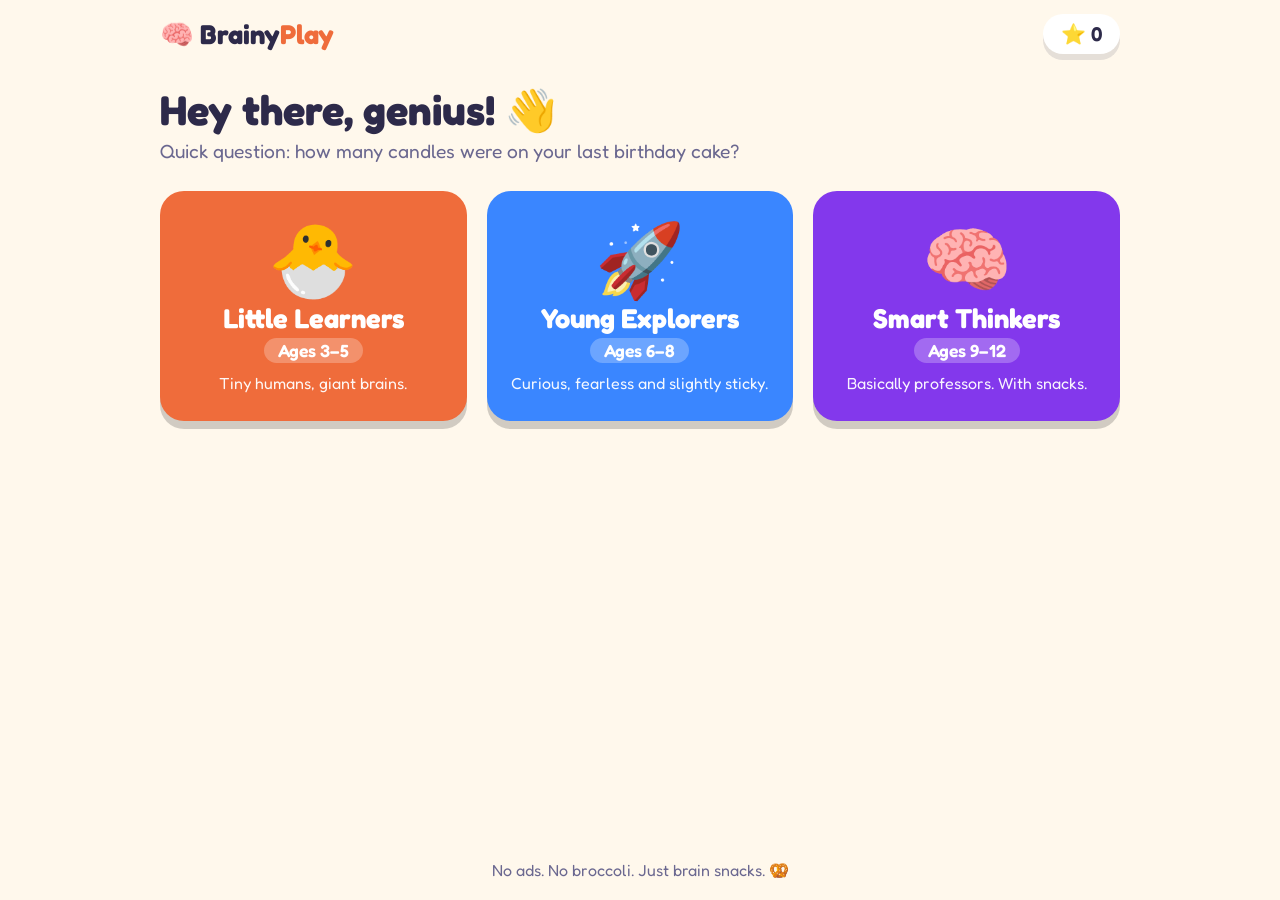
<file: index.html>
<!DOCTYPE html>
<html lang="en">
<head>
  <meta charset="UTF-8">
  <meta name="viewport" content="width=device-width, initial-scale=1.0">
  <title>Brainy Play — learning games for curious kids</title>
  <meta name="description" content="Free, ad-free learning games for kids aged 3 to 12.">
  <link rel="icon" href="data:image/svg+xml,<svg xmlns='http://www.w3.org/2000/svg' viewBox='0 0 100 100'><text y='.9em' font-size='90'>🧠</text></svg>">
  <link rel="preconnect" href="https://fonts.googleapis.com">
  <link rel="preconnect" href="https://fonts.gstatic.com" crossorigin>
  <link href="https://fonts.googleapis.com/css2?family=Fredoka:wght@400;600;700&display=swap" rel="stylesheet">
  <link rel="stylesheet" href="css/common.css">
  <link rel="stylesheet" href="css/home.css">
</head>
<body>
  <header class="topbar">
    <a class="logo" href="index.html">🧠 Brainy<span>Play</span></a>
    <div class="star-count" title="Stars earned in all games">⭐ <span id="total-stars">0</span></div>
  </header>

  <main>
    <section id="age-screen">
      <h1>Hey there, genius! 👋</h1>
      <p class="subtitle">Quick question: how many candles were on your last birthday cake?</p>
      <div class="age-grid" id="age-grid"></div>
    </section>

    <section id="games-screen" hidden>
      <button id="change-age" class="btn">← Change age</button>
      <h1 id="games-title"></h1>
      <p class="subtitle" id="games-subtitle"></p>
      <p class="empty-note" id="empty-note" hidden>
        🍳 Our game chefs are still cooking for this age group. Peek at what's in the oven below!
      </p>
      <div class="game-grid" id="game-grid"></div>
    </section>
  </main>

  <footer>No ads. No broccoli. Just brain snacks. 🥨</footer>

  <script src="js/utils.js"></script>
  <script src="js/ageGroups.js"></script>
  <script src="js/games.js"></script>
  <script src="js/home.js"></script>
</body>
</html>
</file>
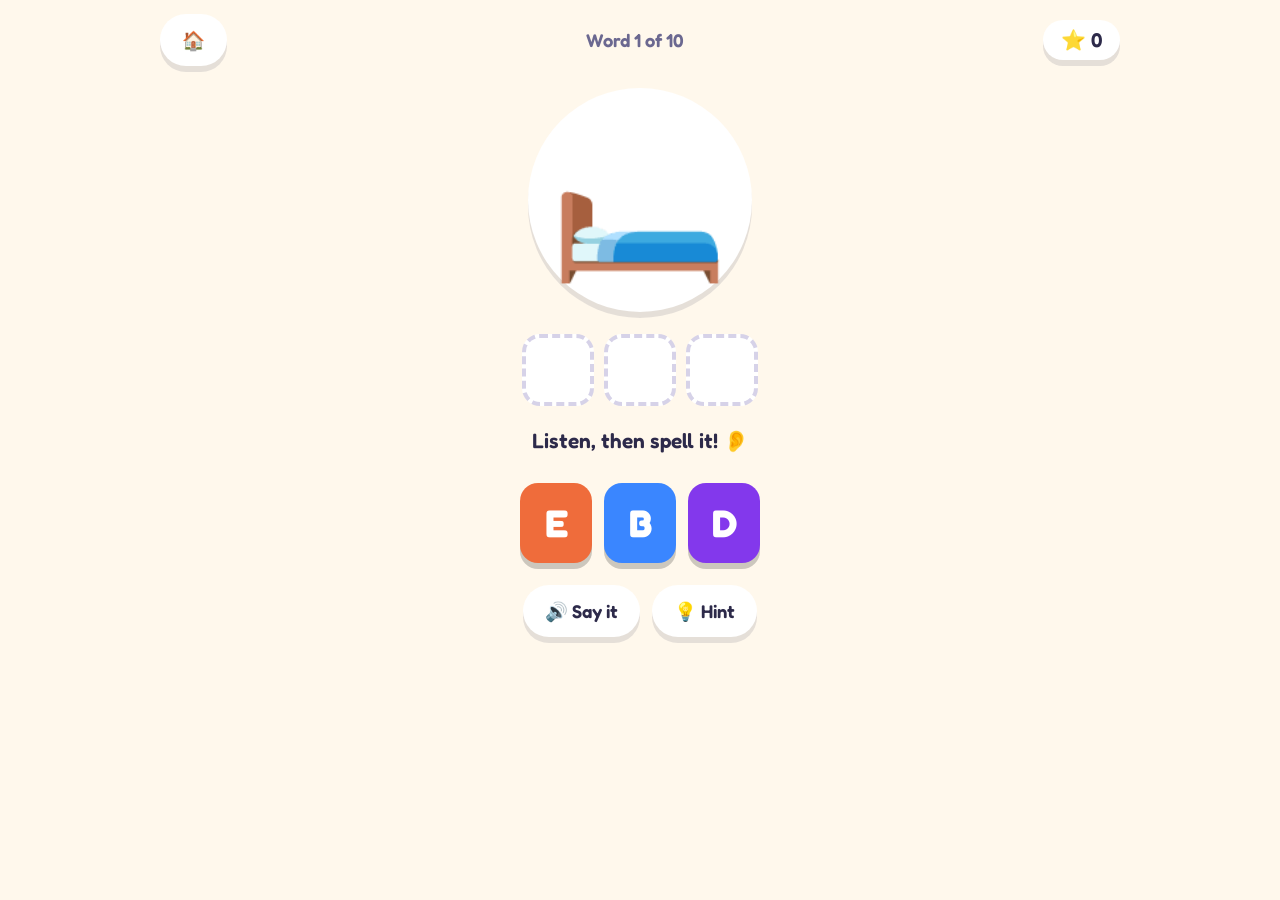
<file: games/word-builder/index.html>
<!DOCTYPE html>
<html lang="en">
<head>
  <meta charset="UTF-8">
  <meta name="viewport" content="width=device-width, initial-scale=1.0">
  <title>Word Builder — Brainy Play</title>
  <link rel="icon" href="data:image/svg+xml,<svg xmlns='http://www.w3.org/2000/svg' viewBox='0 0 100 100'><text y='.9em' font-size='90'>🔤</text></svg>">
  <link rel="preconnect" href="https://fonts.googleapis.com">
  <link rel="preconnect" href="https://fonts.gstatic.com" crossorigin>
  <link href="https://fonts.googleapis.com/css2?family=Fredoka:wght@400;600;700&display=swap" rel="stylesheet">
  <link rel="stylesheet" href="../../css/common.css">
  <link rel="stylesheet" href="style.css">
</head>
<body>
  <header class="topbar">
    <a class="btn" href="../../index.html" aria-label="Back to all games">🏠</a>
    <div class="progress" aria-label="Word number">Word <span id="word-num">1</span> of <span id="word-total">10</span></div>
    <div class="star-count" title="Stars this round">⭐ <span id="round-stars">0</span></div>
  </header>

  <main class="wb">
    <div class="picture" id="picture" role="img"></div>
    <div class="slots" id="slots"></div>
    <p class="message" id="message" aria-live="polite"></p>
    <div class="tiles" id="tiles"></div>
    <div class="actions">
      <button id="btn-speak" class="btn">🔊 Say it</button>
      <button id="btn-hint" class="btn">💡 Hint</button>
    </div>
  </main>

  <div class="overlay" id="results" hidden>
    <div class="results-card">
      <div class="results-icon" id="results-icon">🏆</div>
      <h2 id="results-title"></h2>
      <p id="results-text"></p>
      <div class="actions">
        <button id="btn-again" class="btn btn-primary">🔁 Play again</button>
        <a class="btn" href="../../index.html">🏠 Home</a>
      </div>
    </div>
  </div>

  <div id="confetti" aria-hidden="true"></div>

  <script src="../../js/utils.js"></script>
  <script src="words.js"></script>
  <script src="script.js"></script>
</body>
</html>
</file>
<file: css/common.css>
/* Shared styles for Brainy Play — used by the homepage and every game */

:root {
  --bg: #FFF8EC;
  --ink: #2D2A4A;
  --muted: #6B6890;
  --card: #FFFFFF;
  --primary: #EF6C3B;
  --yellow: #FFD166;
  --green: #06B584;
  --blue: #3A86FF;
  --purple: #8338EC;
  --pink: #E83E9B;
  --red: #E63946;
  --radius: 24px;
  --shadow: 0 6px 0 rgba(45, 42, 74, 0.12);
}

* { box-sizing: border-box; }

/* Make the hidden attribute always win over display rules like grid/flex. */
[hidden] { display: none !important; }

body {
  margin: 0;
  min-height: 100vh;
  display: flex;
  flex-direction: column;
  font-family: "Fredoka", "Comic Sans MS", system-ui, sans-serif;
  background: var(--bg);
  color: var(--ink);
  -webkit-tap-highlight-color: transparent;
}

/* ---------- Top bar ---------- */
.topbar {
  display: flex;
  align-items: center;
  justify-content: space-between;
  gap: 12px;
  padding: 14px 20px;
  max-width: 1000px;
  width: 100%;
  margin: 0 auto;
}

.logo {
  font-size: 1.7rem;
  font-weight: 700;
  color: var(--ink);
  text-decoration: none;
}
.logo span { color: var(--primary); }

.star-count {
  background: var(--card);
  padding: 8px 18px;
  border-radius: 999px;
  font-size: 1.25rem;
  font-weight: 600;
  box-shadow: var(--shadow);
  white-space: nowrap;
}

/* ---------- Layout ---------- */
main {
  flex: 1;
  width: 100%;
  max-width: 1000px;
  margin: 0 auto;
  padding: 8px 20px 40px;
}

h1 {
  font-size: clamp(1.8rem, 5vw, 2.6rem);
  margin: 8px 0 4px;
}

.subtitle {
  color: var(--muted);
  font-size: 1.2rem;
  margin: 0 0 28px;
}

footer {
  text-align: center;
  color: var(--muted);
  padding: 20px;
}

/* ---------- Buttons ---------- */
.btn {
  font: inherit;
  font-size: 1.15rem;
  font-weight: 600;
  display: inline-flex;
  align-items: center;
  justify-content: center;
  gap: 8px;
  min-height: 52px;
  padding: 10px 22px;
  border: none;
  border-radius: 999px;
  background: var(--card);
  color: var(--ink);
  box-shadow: var(--shadow);
  text-decoration: none;
  cursor: pointer;
  transition: transform 0.1s ease, box-shadow 0.1s ease;
}
.btn:hover { transform: translateY(-2px); }
.btn:active { transform: translateY(4px); box-shadow: 0 2px 0 rgba(45, 42, 74, 0.12); }
.btn:disabled { opacity: 0.5; cursor: default; transform: none; }
.btn-primary { background: var(--primary); color: #fff; }

button:focus-visible,
a:focus-visible {
  outline: 4px solid var(--blue);
  outline-offset: 3px;
}

@media (prefers-reduced-motion: reduce) {
  *, *::before, *::after {
    animation-duration: 0.01ms !important;
    transition-duration: 0.01ms !important;
  }
}
</file>
<file: css/home.css>
/* Homepage styles */

/* ---------- Age picker ---------- */
.age-grid {
  display: grid;
  grid-template-columns: repeat(auto-fit, minmax(240px, 1fr));
  gap: 20px;
}

.age-card {
  font: inherit;
  display: flex;
  flex-direction: column;
  align-items: center;
  gap: 4px;
  padding: 28px 20px;
  border: none;
  border-radius: var(--radius);
  background: var(--card-color);
  color: #fff;
  box-shadow: 0 8px 0 rgba(0, 0, 0, 0.18);
  cursor: pointer;
  text-align: center;
  transition: transform 0.15s ease;
}
.age-card:hover { transform: translateY(-4px) rotate(-1deg); }
.age-card:nth-child(even):hover { transform: translateY(-4px) rotate(1deg); }
.age-card:active { transform: translateY(4px); box-shadow: 0 3px 0 rgba(0, 0, 0, 0.18); }

.age-icon {
  font-size: 4.5rem;
  line-height: 1.1;
  animation: bob 2.4s ease-in-out infinite;
}
.age-card:nth-child(2) .age-icon { animation-delay: 0.3s; }
.age-card:nth-child(3) .age-icon { animation-delay: 0.6s; }

.age-name { font-size: 1.7rem; font-weight: 700; }
.age-range {
  font-size: 1.1rem;
  font-weight: 600;
  background: rgba(255, 255, 255, 0.25);
  padding: 2px 14px;
  border-radius: 999px;
}
.age-tagline { font-size: 1rem; opacity: 0.95; margin-top: 6px; }

@keyframes bob {
  0%, 100% { transform: translateY(0); }
  50% { transform: translateY(-8px); }
}

/* ---------- Games list ---------- */
#change-age { margin-bottom: 8px; }

#games-title { color: var(--age-color, var(--ink)); }

.empty-note {
  background: var(--card);
  border: 3px dashed #E4E1F0;
  border-radius: var(--radius);
  padding: 18px 22px;
  font-size: 1.15rem;
  margin: 0 0 20px;
}

.game-grid {
  display: grid;
  grid-template-columns: repeat(auto-fill, minmax(260px, 1fr));
  gap: 20px;
}

.game-tile {
  display: flex;
  flex-direction: column;
  border-radius: var(--radius);
  background: var(--card);
  box-shadow: var(--shadow);
  color: var(--ink);
  text-decoration: none;
  overflow: hidden;
  transition: transform 0.15s ease;
}
a.game-tile:hover { transform: translateY(-4px); }
a.game-tile:active { transform: translateY(3px); }

.tile-icon {
  display: grid;
  place-items: center;
  height: 130px;
  font-size: 4.5rem;
  background: var(--tile-color);
}

.tile-body {
  display: flex;
  flex-direction: column;
  align-items: flex-start;
  gap: 6px;
  padding: 16px 18px 20px;
}
.tile-title { font-size: 1.4rem; font-weight: 700; }
.tile-desc { color: var(--muted); font-size: 1.02rem; }

.badge {
  margin-top: 6px;
  font-weight: 600;
  background: var(--bg);
  padding: 4px 12px;
  border-radius: 999px;
}

.coming-soon { opacity: 0.6; }
.coming-soon .tile-icon { filter: grayscale(0.8); }
</file>
<file: games/word-builder/style.css>
/* Word Builder styles */

.progress {
  font-size: 1.15rem;
  font-weight: 600;
  color: var(--muted);
}

.wb {
  display: flex;
  flex-direction: column;
  align-items: center;
  gap: 22px;
  text-align: center;
}

/* ---------- Picture ---------- */
.picture {
  font-size: clamp(6rem, 22vw, 9rem);
  line-height: 1;
  width: clamp(10rem, 40vw, 14rem);
  aspect-ratio: 1;
  display: grid;
  place-items: center;
  background: var(--card);
  border-radius: 50%;
  box-shadow: var(--shadow);
}
.picture.pop { animation: pop 0.45s ease; }

/* ---------- Letter slots ---------- */
.slots {
  display: flex;
  gap: 10px;
  justify-content: center;
}

.slot,
.tile {
  font: inherit;
  width: clamp(52px, 15vw, 72px);
  aspect-ratio: 1;
  font-size: clamp(1.8rem, 7vw, 2.4rem);
  font-weight: 700;
  border-radius: 18px;
  display: grid;
  place-items: center;
  cursor: pointer;
}

.slot {
  background: var(--card);
  color: var(--ink);
  border: 4px dashed #D6D2E8;
}
.slot.filled { border-style: solid; border-color: var(--blue); }
.slot.locked { border-color: var(--yellow); background: #FFF6D8; cursor: default; }
.slot.correct { border-color: var(--green); background: #DDF8EE; animation: pop 0.4s ease; }
.slot.wrong { border-color: var(--red); background: #FDE3E5; animation: shake 0.45s ease; }

/* ---------- Letter tiles ---------- */
.tiles {
  display: flex;
  flex-wrap: wrap;
  gap: 12px;
  justify-content: center;
  max-width: 560px;
  min-height: 80px;
}

.tile {
  border: none;
  color: #fff;
  background: var(--tile-color, var(--blue));
  box-shadow: 0 6px 0 rgba(0, 0, 0, 0.2);
  transition: transform 0.1s ease;
}
.tile:hover { transform: translateY(-3px) rotate(-3deg); }
.tile:active { transform: translateY(4px); box-shadow: 0 2px 0 rgba(0, 0, 0, 0.2); }
.tile.used { visibility: hidden; }

/* ---------- Message & actions ---------- */
.message {
  font-size: 1.3rem;
  font-weight: 600;
  min-height: 1.6em;
  margin: 0;
}

.actions {
  display: flex;
  flex-wrap: wrap;
  gap: 12px;
  justify-content: center;
}

/* ---------- Results ---------- */
.overlay {
  position: fixed;
  inset: 0;
  display: grid;
  place-items: center;
  padding: 20px;
  background: rgba(45, 42, 74, 0.45);
  z-index: 10;
}

.results-card {
  background: var(--card);
  border-radius: var(--radius);
  padding: 32px 28px;
  max-width: 420px;
  width: 100%;
  text-align: center;
  box-shadow: 0 10px 0 rgba(0, 0, 0, 0.15);
  animation: pop 0.4s ease;
}
.results-icon { font-size: 5rem; line-height: 1.1; }
.results-card h2 { font-size: 1.9rem; margin: 10px 0 6px; }
.results-card p { font-size: 1.2rem; color: var(--muted); margin: 0 0 22px; }

/* ---------- Confetti ---------- */
#confetti {
  position: fixed;
  inset: 0;
  pointer-events: none;
  overflow: hidden;
  z-index: 20;
}
#confetti span {
  position: absolute;
  top: -10%;
  font-size: 2rem;
  animation: fall 1.6s ease-in forwards;
}

/* ---------- Animations ---------- */
@keyframes pop {
  0% { transform: scale(0.7); }
  60% { transform: scale(1.12); }
  100% { transform: scale(1); }
}

@keyframes shake {
  0%, 100% { transform: translateX(0); }
  20% { transform: translateX(-8px); }
  40% { transform: translateX(8px); }
  60% { transform: translateX(-6px); }
  80% { transform: translateX(6px); }
}

@keyframes fall {
  to { transform: translateY(115vh) rotate(540deg); }
}
</file>
